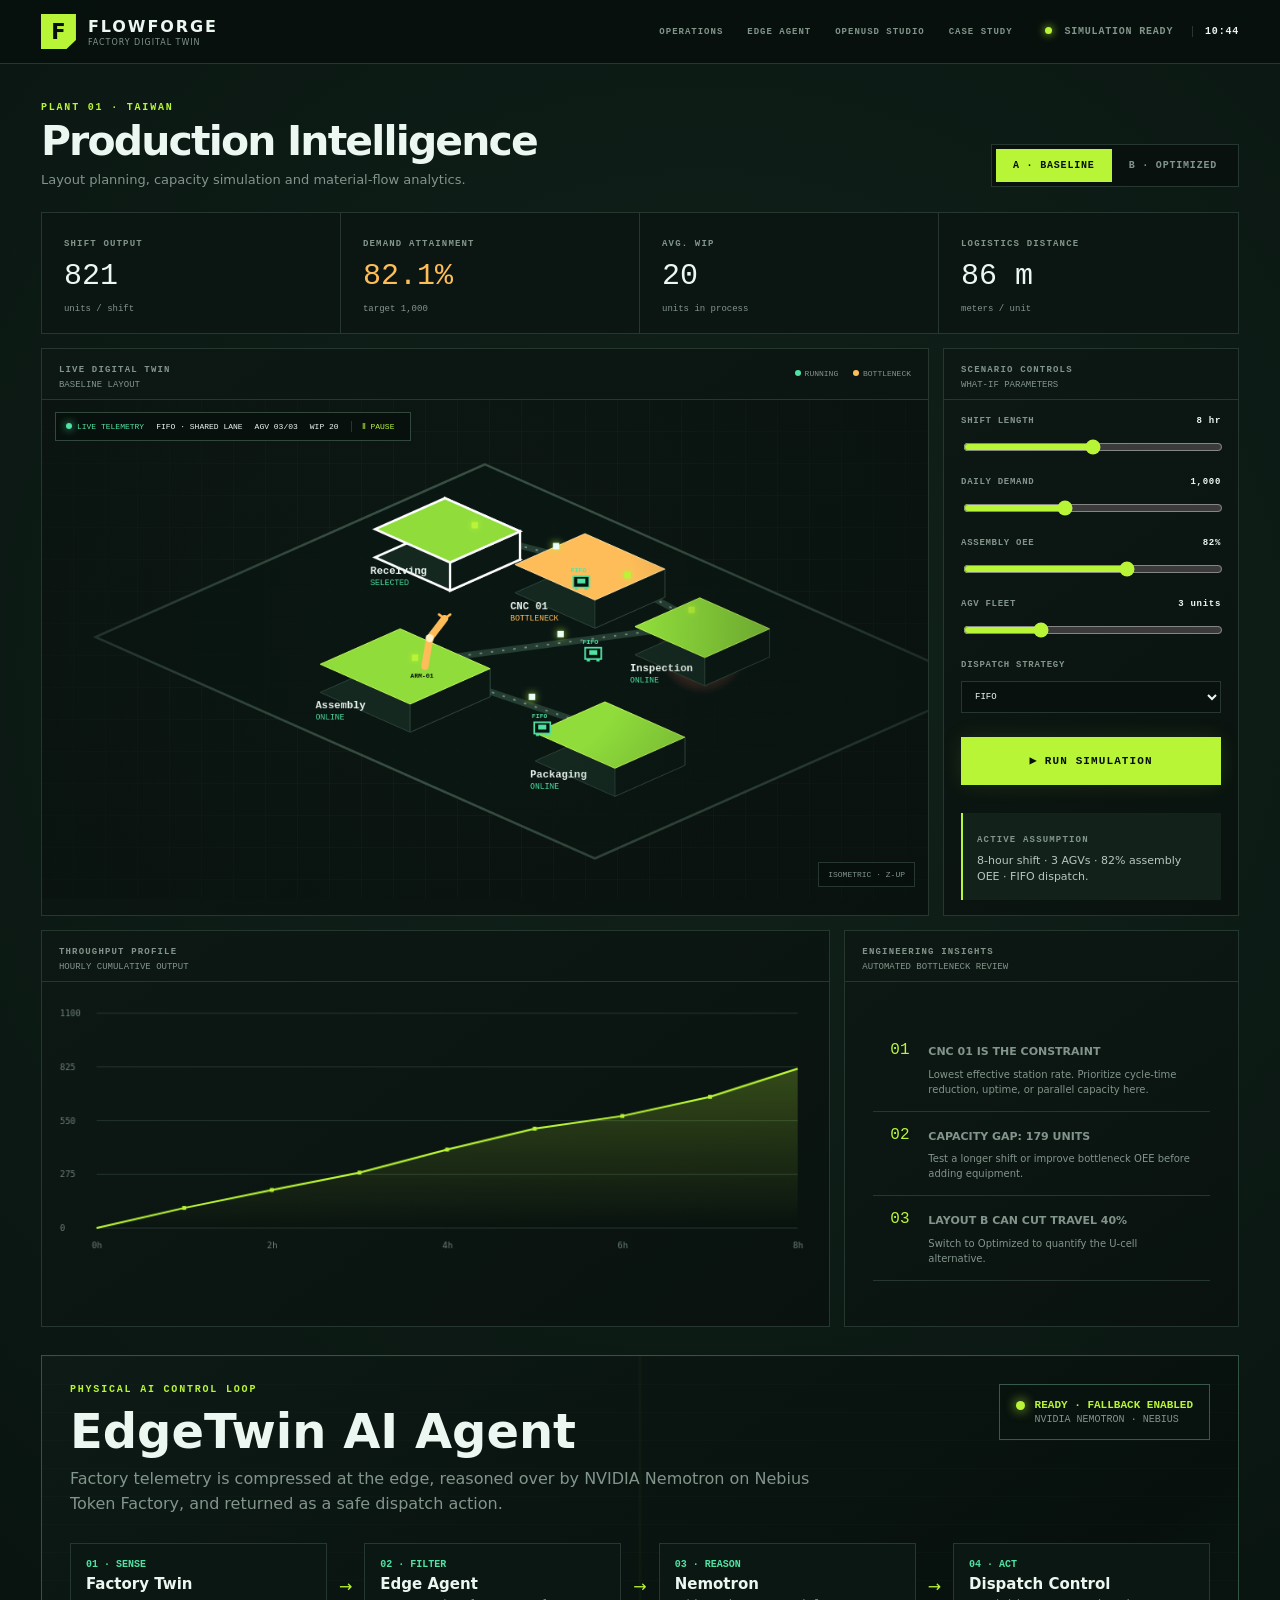
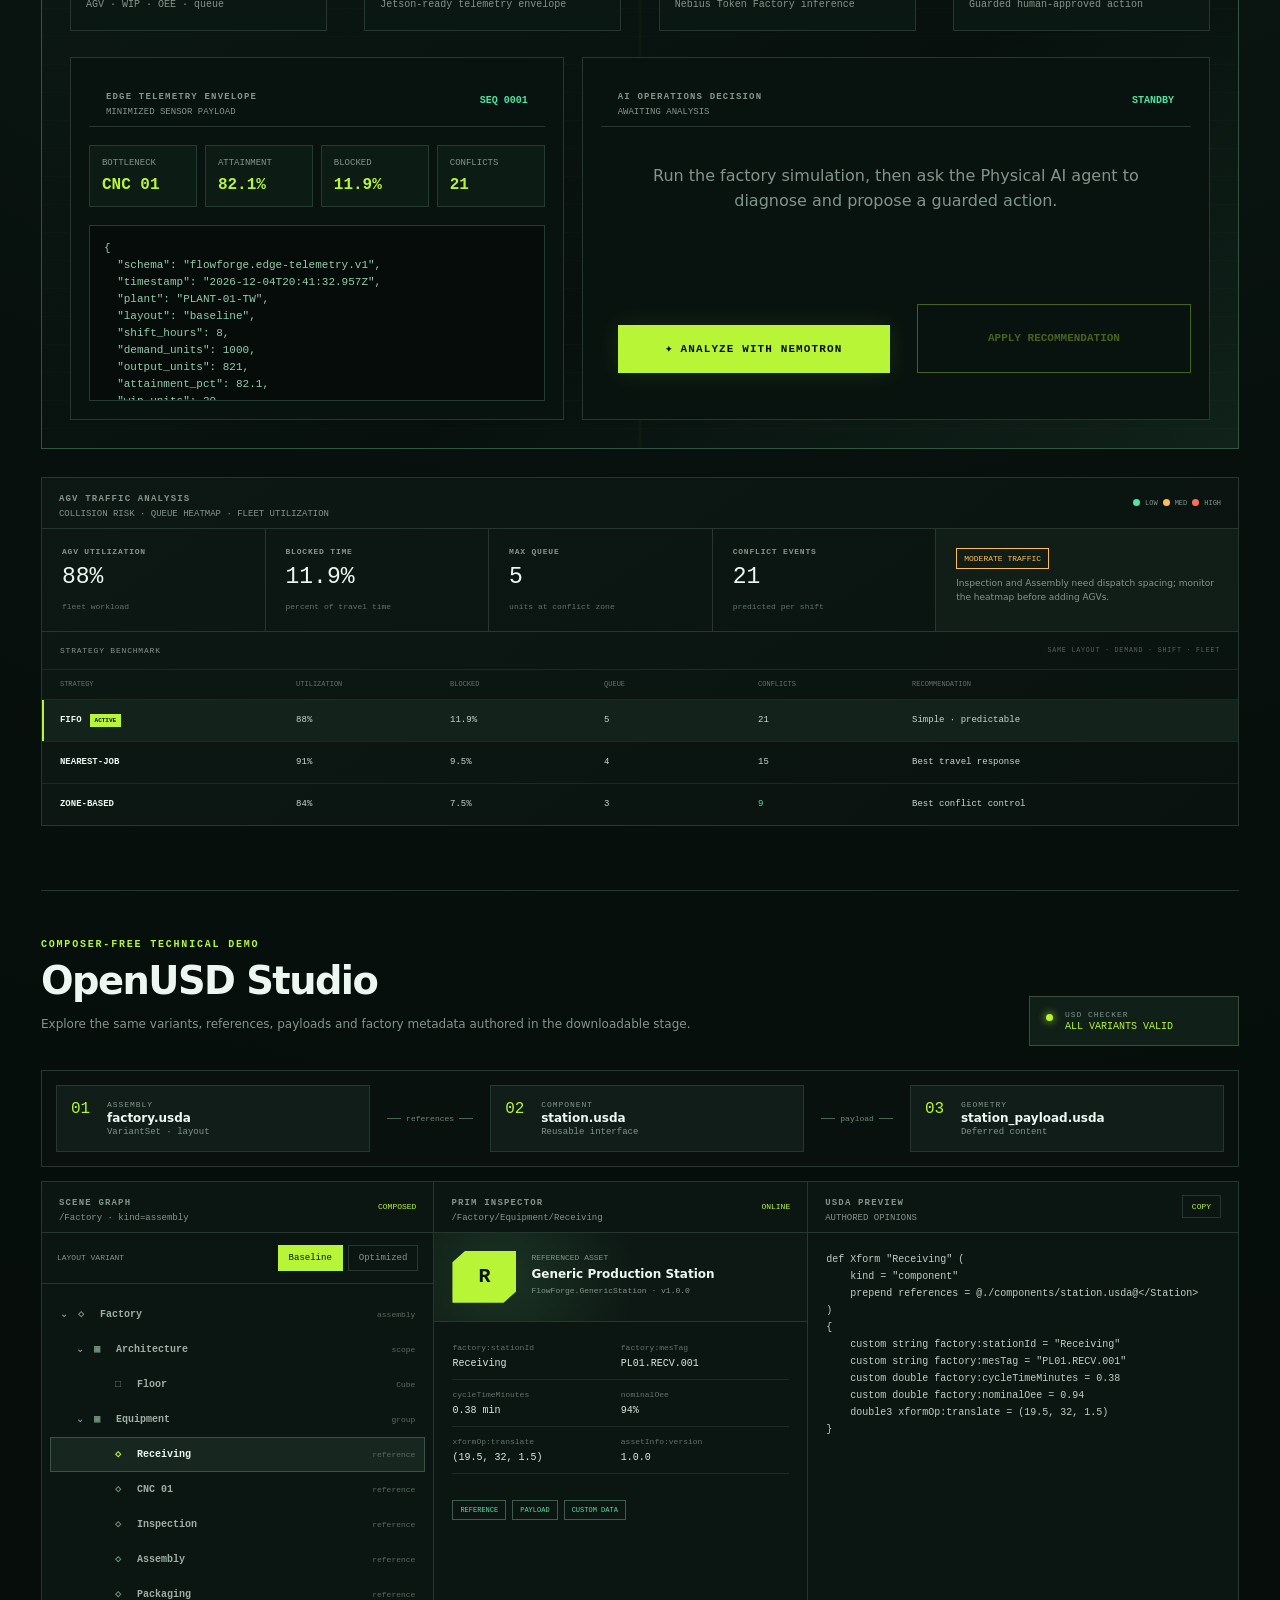
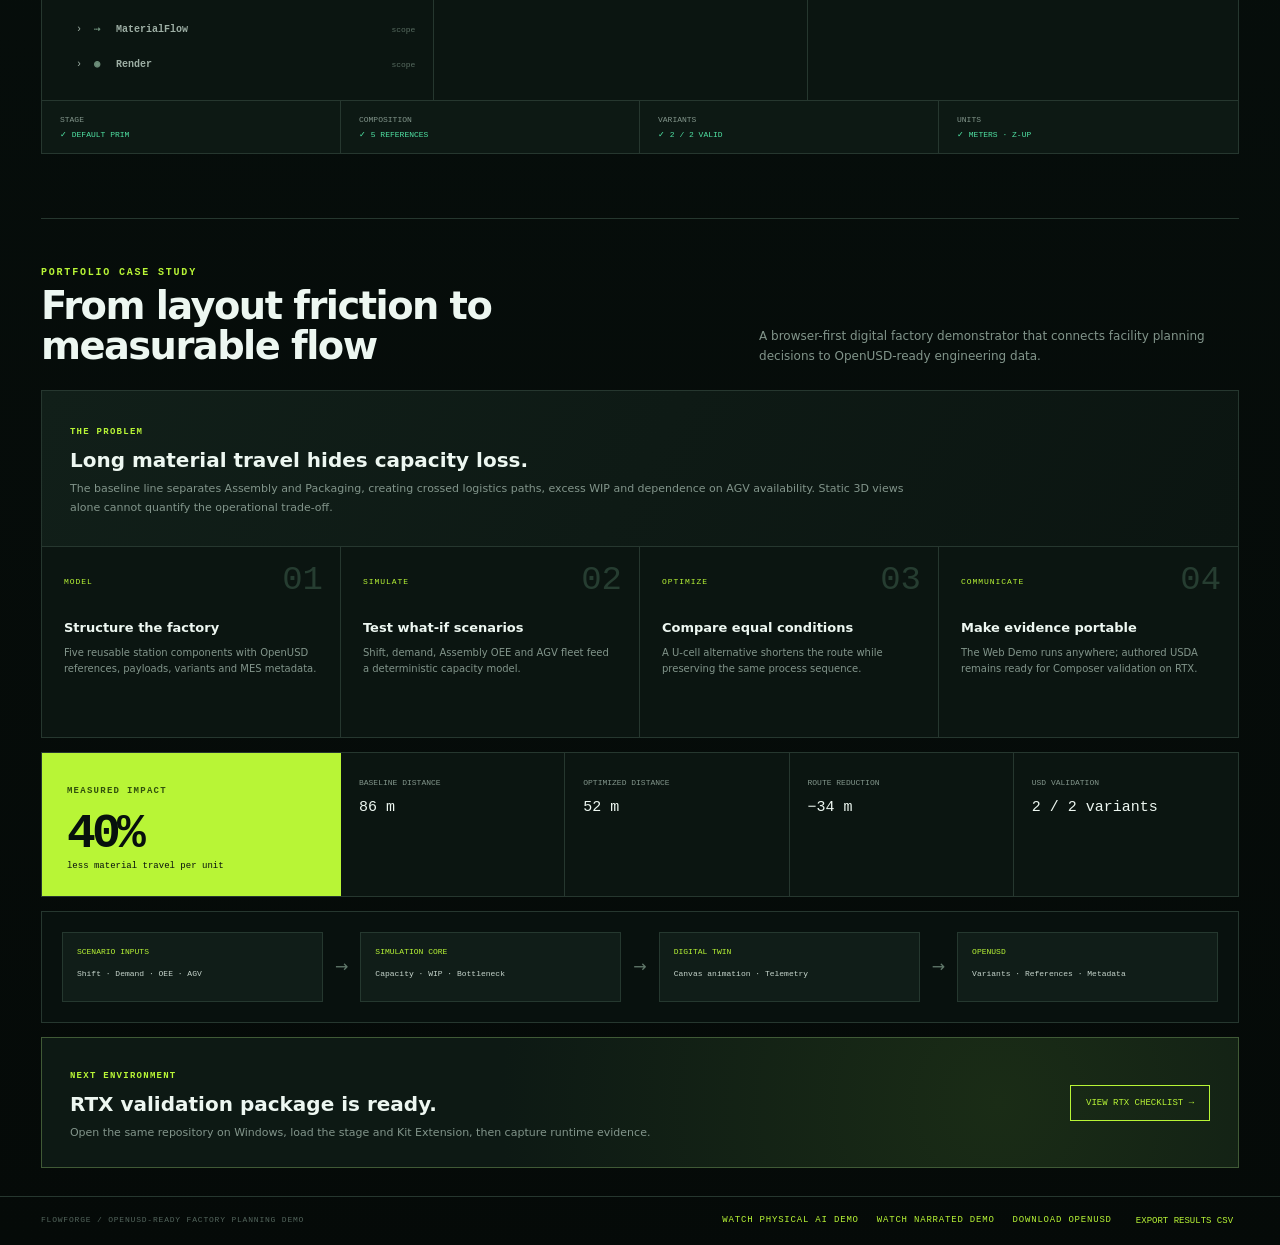
<file: index.html>
<!doctype html>
<html lang="zh-Hant">
<head>
  <meta charset="utf-8">
  <meta name="viewport" content="width=device-width, initial-scale=1">
  <title>FlowForge Factory Twin</title>
  <link rel="icon" href="data:image/svg+xml,%3Csvg xmlns='http://www.w3.org/2000/svg' viewBox='0 0 64 64'%3E%3Crect width='64' height='64' rx='8' fill='%23b8f536'/%3E%3Cpath d='M18 14h31v9H29v8h17v9H29v12H18z' fill='%2307100d'/%3E%3C/svg%3E">
  <link rel="stylesheet" href="styles.css">
  <link rel="stylesheet" href="footer.css">
  <link rel="stylesheet" href="usd-lab.css">
  <link rel="stylesheet" href="case-study.css">
  <link rel="stylesheet" href="edge-agent.css">
  <link rel="stylesheet" href="edge-agent-usage.css">
</head>
<body>
  <header class="topbar">
    <div class="brand"><span class="brand-mark">F</span><div><strong>FLOWFORGE</strong><small>FACTORY DIGITAL TWIN</small></div></div>
    <nav class="top-nav" aria-label="Demo sections"><a href="#operations">OPERATIONS</a><a href="#edge-agent">EDGE AGENT</a><a href="#openusd-studio">OPENUSD STUDIO</a><a href="#case-study">CASE STUDY</a></nav>
    <div class="status"><i></i> SIMULATION READY <span id="clock">08:00</span></div>
  </header>

  <main>
    <section class="hero-row" id="operations">
      <div><p class="eyebrow">PLANT 01 · TAIWAN</p><h1>Production Intelligence</h1><p class="subtitle">Layout planning, capacity simulation and material-flow analytics.</p></div>
      <div class="layout-switch" role="group" aria-label="佈局方案">
        <button class="layout-btn active" data-layout="baseline">A · BASELINE</button>
        <button class="layout-btn" data-layout="optimized">B · OPTIMIZED</button>
      </div>
    </section>

    <section class="kpis" aria-label="關鍵績效指標">
      <article><span>SHIFT OUTPUT</span><strong id="kpi-output">—</strong><small>units / shift</small></article>
      <article><span>DEMAND ATTAINMENT</span><strong id="kpi-attainment">—</strong><small id="attainment-note">target 1,000</small></article>
      <article><span>AVG. WIP</span><strong id="kpi-wip">—</strong><small>units in process</small></article>
      <article><span>LOGISTICS DISTANCE</span><strong id="kpi-distance">—</strong><small>meters / unit</small></article>
    </section>

    <section class="workspace">
      <div class="stage-card">
        <div class="panel-head"><div><span>LIVE DIGITAL TWIN</span><small id="layout-label">BASELINE LAYOUT</small></div><div class="legend"><b class="ok"></b>RUNNING <b class="warn"></b>BOTTLENECK</div></div>
        <div class="canvas-wrap">
          <canvas id="factory-canvas" width="1100" height="620" aria-label="包含機械手臂、輸送帶、AGV 與移動工件的工廠數位雙生俯視圖"></canvas>
          <div class="live-hud" aria-live="polite"><span><i></i>LIVE TELEMETRY</span><b id="dispatch-live">FIFO · SHARED LANE</b><b id="agv-live">AGV 03/03</b><b id="parts-live">WIP 00</b><button id="motion-toggle" aria-pressed="false">Ⅱ PAUSE</button></div>
          <div class="view-chip">ISOMETRIC · Z-UP</div>
        </div>
      </div>

      <aside class="control-card">
        <div class="panel-head"><div><span>SCENARIO CONTROLS</span><small>WHAT-IF PARAMETERS</small></div></div>
        <label>SHIFT LENGTH <output id="shift-out">8 hr</output><input id="shift" type="range" min="4" max="12" step="1" value="8"></label>
        <label>DAILY DEMAND <output id="demand-out">1,000</output><input id="demand" type="range" min="500" max="1800" step="50" value="1000"></label>
        <label>ASSEMBLY OEE <output id="oee-out">82%</output><input id="oee" type="range" min="50" max="100" step="1" value="82"></label>
        <label>AGV FLEET <output id="agv-out">3 units</output><input id="agv" type="range" min="1" max="8" step="1" value="3"></label>
        <label>DISPATCH STRATEGY <select id="dispatch"><option value="fifo">FIFO</option><option value="nearest">NEAREST-JOB</option><option value="zone">ZONE-BASED</option></select></label>
        <button id="run-sim" class="run-btn"><span>▶</span> RUN SIMULATION</button>
        <p id="validation" class="validation" role="alert"></p>
        <div class="scenario-note"><span>ACTIVE ASSUMPTION</span><p id="scenario-summary">8-hour shift with 3 AGVs and 82% assembly OEE.</p></div>
      </aside>
    </section>

    <section class="lower-grid">
      <article class="chart-card"><div class="panel-head"><div><span>THROUGHPUT PROFILE</span><small>HOURLY CUMULATIVE OUTPUT</small></div></div><canvas id="chart" width="800" height="260"></canvas></article>
      <article class="insight-card"><div class="panel-head"><div><span>ENGINEERING INSIGHTS</span><small>AUTOMATED BOTTLENECK REVIEW</small></div></div><div id="insights" class="empty-state">Run a simulation to generate engineering recommendations.</div></article>
    </section>

    <section class="edge-agent-card" id="edge-agent" aria-labelledby="edge-agent-title">
      <div class="edge-agent-heading">
        <div>
          <p class="eyebrow">PHYSICAL AI CONTROL LOOP</p>
          <h2 id="edge-agent-title">EdgeTwin AI Agent</h2>
          <p>Factory telemetry is compressed at the edge, reasoned over by NVIDIA Nemotron on Nebius Token Factory, and returned as a safe dispatch action.</p>
        </div>
        <div class="agent-status"><i></i><span id="agent-mode">READY · FALLBACK ENABLED</span><small id="agent-model">NVIDIA NEMOTRON · NEBIUS</small></div>
      </div>

      <div class="agent-pipeline" aria-label="Physical AI inference pipeline">
        <article><span>01 · SENSE</span><strong>Factory Twin</strong><small>AGV · WIP · OEE · queue</small></article><i>→</i>
        <article><span>02 · FILTER</span><strong>Edge Agent</strong><small>Jetson-ready telemetry envelope</small></article><i>→</i>
        <article><span>03 · REASON</span><strong>Nemotron</strong><small>Nebius Token Factory inference</small></article><i>→</i>
        <article><span>04 · ACT</span><strong>Dispatch Control</strong><small>Guarded human-approved action</small></article>
      </div>

      <div class="agent-workspace">
        <article class="telemetry-envelope">
          <div class="panel-head"><div><span>EDGE TELEMETRY ENVELOPE</span><small>MINIMIZED SENSOR PAYLOAD</small></div><em id="telemetry-seq">SEQ 0001</em></div>
          <dl id="agent-telemetry">
            <div><dt>BOTTLENECK</dt><dd>—</dd></div><div><dt>ATTAINMENT</dt><dd>—</dd></div><div><dt>BLOCKED</dt><dd>—</dd></div><div><dt>CONFLICTS</dt><dd>—</dd></div>
          </dl>
          <pre id="telemetry-json" aria-label="Telemetry JSON"></pre>
        </article>

        <article class="agent-decision">
          <div class="panel-head"><div><span>AI OPERATIONS DECISION</span><small id="agent-provenance">AWAITING ANALYSIS</small></div><em id="agent-risk">STANDBY</em></div>
          <div id="agent-output" class="agent-empty">Run the factory simulation, then ask the Physical AI agent to diagnose and propose a guarded action.</div>
          <div class="agent-usage" id="agent-usage" hidden>
            <div><span>PROVIDER</span><strong id="agent-provider">—</strong></div>
            <div><span>INPUT TOKENS</span><strong id="agent-input-tokens">—</strong></div>
            <div><span>OUTPUT TOKENS</span><strong id="agent-output-tokens">—</strong></div>
            <div><span>EST. COST</span><strong id="agent-cost">—</strong></div>
          </div>
          <div class="agent-actions">
            <button id="analyze-factory" class="run-btn"><span>✦</span> ANALYZE WITH NEMOTRON</button>
            <button id="apply-agent-action" disabled>APPLY RECOMMENDATION</button>
          </div>
          <p id="agent-feedback" role="status"></p>
        </article>
      </div>
    </section>

    <section class="mobility-card" aria-labelledby="mobility-title">
      <div class="panel-head"><div><span id="mobility-title">AGV TRAFFIC ANALYSIS</span><small>COLLISION RISK · QUEUE HEATMAP · FLEET UTILIZATION</small></div><div class="heat-legend"><i></i>LOW <i></i>MED <i></i>HIGH</div></div>
      <div class="mobility-grid">
        <article><span>AGV UTILIZATION</span><strong id="agv-utilization">—</strong><small id="agv-util-note">fleet workload</small></article>
        <article><span>BLOCKED TIME</span><strong id="blocked-time">—</strong><small>percent of travel time</small></article>
        <article><span>MAX QUEUE</span><strong id="max-queue">—</strong><small>units at conflict zone</small></article>
        <article><span>CONFLICT EVENTS</span><strong id="conflict-events">—</strong><small>predicted per shift</small></article>
        <div class="congestion-summary"><b id="traffic-level">CALCULATING</b><p id="traffic-advice">Traffic model updates with demand, layout and fleet size.</p></div>
      </div>
      <div class="dispatch-compare">
        <div class="dispatch-head"><span>STRATEGY BENCHMARK</span><small>SAME LAYOUT · DEMAND · SHIFT · FLEET</small></div>
        <div class="dispatch-table" role="table" aria-label="AGV dispatch strategy comparison">
          <div class="dispatch-row header" role="row"><span>STRATEGY</span><span>UTILIZATION</span><span>BLOCKED</span><span>QUEUE</span><span>CONFLICTS</span><span>RECOMMENDATION</span></div>
          <div id="dispatch-rows"></div>
        </div>
      </div>
    </section>

    <section class="usd-lab" id="openusd-studio" aria-labelledby="usd-title">
      <div class="usd-hero">
        <div>
          <p class="eyebrow">COMPOSER-FREE TECHNICAL DEMO</p>
          <h2 id="usd-title">OpenUSD Studio</h2>
          <p>Explore the same variants, references, payloads and factory metadata authored in the downloadable stage.</p>
        </div>
        <div class="usd-valid"><i></i><span>USD CHECKER</span><strong>ALL VARIANTS VALID</strong></div>
      </div>

      <div class="composition-flow" aria-label="OpenUSD composition layers">
        <article><b>01</b><span>ASSEMBLY</span><strong>factory.usda</strong><small>VariantSet · layout</small></article>
        <i>references</i>
        <article><b>02</b><span>COMPONENT</span><strong>station.usda</strong><small>Reusable interface</small></article>
        <i>payload</i>
        <article><b>03</b><span>GEOMETRY</span><strong>station_payload.usda</strong><small>Deferred content</small></article>
      </div>

      <div class="usd-grid">
        <article class="scene-panel">
          <div class="panel-head"><div><span>SCENE GRAPH</span><small>/Factory · kind=assembly</small></div><em>COMPOSED</em></div>
          <div class="variant-bar"><span>LAYOUT VARIANT</span><button class="usd-variant active" data-layout="baseline">Baseline</button><button class="usd-variant" data-layout="optimized">Optimized</button></div>
          <div class="tree" role="tree" aria-label="OpenUSD Scene Graph">
            <div class="tree-row root"><span>⌄</span><b>◇</b><strong>Factory</strong><em>assembly</em></div>
            <div class="tree-row branch"><span>⌄</span><b>▣</b><strong>Architecture</strong><em>scope</em></div>
            <div class="tree-row leaf"><span></span><b>□</b><strong>Floor</strong><em>Cube</em></div>
            <div class="tree-row branch"><span>⌄</span><b>▣</b><strong>Equipment</strong><em>group</em></div>
            <div id="station-tree"></div>
            <div class="tree-row branch"><span>›</span><b>⇢</b><strong>MaterialFlow</strong><em>scope</em></div>
            <div class="tree-row branch"><span>›</span><b>◉</b><strong>Render</strong><em>scope</em></div>
          </div>
        </article>

        <article class="metadata-panel">
          <div class="panel-head"><div><span>PRIM INSPECTOR</span><small id="prim-path">/Factory/Equipment/Receiving</small></div><em id="prim-status">ONLINE</em></div>
          <div class="asset-preview"><div id="asset-cube"><span>R</span></div><div><small>REFERENCED ASSET</small><strong>Generic Production Station</strong><p>FlowForge.GenericStation · v1.0.0</p></div></div>
          <dl id="metadata-list"></dl>
          <div class="arc-badges"><span>REFERENCE</span><span>PAYLOAD</span><span>CUSTOM DATA</span></div>
        </article>

        <article class="code-panel">
          <div class="panel-head"><div><span>USDA PREVIEW</span><small>AUTHORED OPINIONS</small></div><button id="copy-usda">COPY</button></div>
          <pre id="usda-preview"></pre>
          <p id="copy-status" role="status"></p>
        </article>
      </div>

      <div class="validation-strip">
        <div><span>STAGE</span><strong>✓ DEFAULT PRIM</strong></div>
        <div><span>COMPOSITION</span><strong>✓ 5 REFERENCES</strong></div>
        <div><span>VARIANTS</span><strong>✓ 2 / 2 VALID</strong></div>
        <div><span>UNITS</span><strong>✓ METERS · Z-UP</strong></div>
      </div>
    </section>

    <section class="case-study" id="case-study" aria-labelledby="case-title">
      <div class="case-heading">
        <div><p class="eyebrow">PORTFOLIO CASE STUDY</p><h2 id="case-title">From layout friction to measurable flow</h2></div>
        <p>A browser-first digital factory demonstrator that connects facility planning decisions to OpenUSD-ready engineering data.</p>
      </div>
      <div class="case-problem">
        <span>THE PROBLEM</span>
        <h3>Long material travel hides capacity loss.</h3>
        <p>The baseline line separates Assembly and Packaging, creating crossed logistics paths, excess WIP and dependence on AGV availability. Static 3D views alone cannot quantify the operational trade-off.</p>
      </div>
      <div class="case-method" aria-label="Project method">
        <article><b>01</b><span>MODEL</span><strong>Structure the factory</strong><p>Five reusable station components with OpenUSD references, payloads, variants and MES metadata.</p></article>
        <article><b>02</b><span>SIMULATE</span><strong>Test what-if scenarios</strong><p>Shift, demand, Assembly OEE and AGV fleet feed a deterministic capacity model.</p></article>
        <article><b>03</b><span>OPTIMIZE</span><strong>Compare equal conditions</strong><p>A U-cell alternative shortens the route while preserving the same process sequence.</p></article>
        <article><b>04</b><span>COMMUNICATE</span><strong>Make evidence portable</strong><p>The Web Demo runs anywhere; authored USDA remains ready for Composer validation on RTX.</p></article>
      </div>
      <div class="case-results">
        <div class="result-lead"><span>MEASURED IMPACT</span><strong>40%</strong><p>less material travel per unit</p></div>
        <dl>
          <div><dt>BASELINE DISTANCE</dt><dd>86 m</dd></div>
          <div><dt>OPTIMIZED DISTANCE</dt><dd>52 m</dd></div>
          <div><dt>ROUTE REDUCTION</dt><dd>−34 m</dd></div>
          <div><dt>USD VALIDATION</dt><dd>2 / 2 variants</dd></div>
        </dl>
      </div>
      <div class="architecture" aria-label="Technical architecture">
        <div><span>SCENARIO INPUTS</span><strong>Shift · Demand · OEE · AGV</strong></div><i>→</i>
        <div><span>SIMULATION CORE</span><strong>Capacity · WIP · Bottleneck</strong></div><i>→</i>
        <div><span>DIGITAL TWIN</span><strong>Canvas animation · Telemetry</strong></div><i>→</i>
        <div><span>OPENUSD</span><strong>Variants · References · Metadata</strong></div>
      </div>
      <div class="rtx-handoff"><div><span>NEXT ENVIRONMENT</span><h3>RTX validation package is ready.</h3><p>Open the same repository on Windows, load the stage and Kit Extension, then capture runtime evidence.</p></div><a href="docs/windows-rtx-validation.md">VIEW RTX CHECKLIST →</a></div>
    </section>
  </main>
  <footer>
    <span>FLOWFORGE / OPENUSD-READY FACTORY PLANNING DEMO</span>
    <div class="footer-actions">
      <a href="docs/demo-video/factory-twin-dispatch-comparison-52s.mp4">WATCH PHYSICAL AI DEMO</a>
      <a href="docs/demo-video/factory-twin-portfolio-demo-55s-narrated.mp4">WATCH NARRATED DEMO</a>
      <a href="assets/usd/factory.usda" download>DOWNLOAD OPENUSD</a>
      <button id="export-csv">EXPORT RESULTS CSV</button>
    </div>
  </footer>
  <script src="app.js"></script>
  <script src="usd-lab.js"></script>
  <script type="module" src="edge-agent.js"></script>
</body>
</html>
</file>
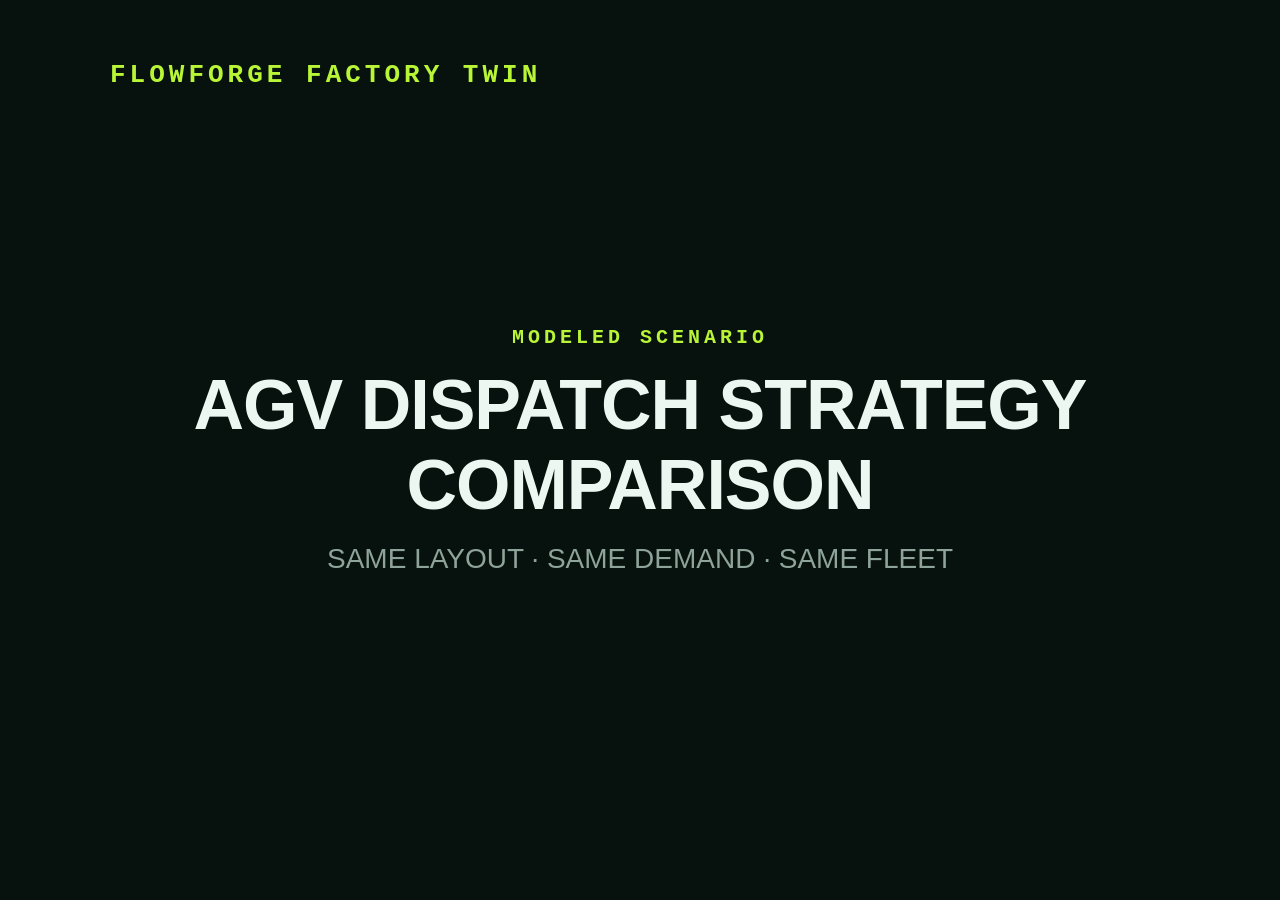
<file: docs/demo-video/dispatch-video-card.html>
<!doctype html><html><head><meta charset="utf-8"><style>
*{box-sizing:border-box}html,body{margin:0;width:100%;height:100%;overflow:hidden;background:#07110d;color:#edf7f1;font-family:Arial,sans-serif}.card{width:100vw;height:100vh;position:relative;background:#07110d center/cover no-repeat}.shade{position:absolute;inset:0;background:linear-gradient(90deg,#07110df2 0%,#07110d55 58%,#07110d22)}.content{position:absolute;left:110px;right:110px;bottom:90px;padding:38px 46px;background:#07110ded;border-left:7px solid var(--accent)}.brand{position:absolute;top:60px;left:110px;color:#b8f536;font:700 26px monospace;letter-spacing:4px}.eyebrow{font:700 20px monospace;letter-spacing:4px;color:var(--accent)}h1{font-size:58px;margin:16px 0 18px;letter-spacing:-1px}p{font-size:28px;margin:0;color:#d9e8df}.metric{position:absolute;right:130px;bottom:154px;text-align:right;color:var(--accent);font:700 38px monospace}.metric b{display:block;font-size:98px}.intro,.outro{background:#07110d}.intro .content,.outro .content{left:50%;top:50%;right:auto;bottom:auto;transform:translate(-50%,-50%);width:1450px;text-align:center;background:transparent;border:0}.intro h1{font-size:70px}.intro p,.outro p{color:#8ea399}.outro h1{font:700 132px monospace;color:#b8f536}.outro h2{font-size:52px;margin:0 0 22px}
</style></head><body><main id="card" class="card"></main><script>
const type=new URLSearchParams(location.search).get('card')||'intro',data={intro:{title:'AGV DISPATCH STRATEGY COMPARISON',text:'SAME LAYOUT  ·  SAME DEMAND  ·  SAME FLEET'},fifo:{accent:'#ffbd59',title:'01  FIFO  /  SHARED LANE',text:'Sequential jobs · visible queue at Inspection · WAIT states',metric:'21',label:'PREDICTED CONFLICTS'},nearest:{accent:'#66d9ff',title:'02  NEAREST-JOB  /  DYNAMIC LINKS',text:'Closest available AGV · shorter response paths · flexible assignment',metric:'15',label:'PREDICTED CONFLICTS'},zone:{accent:'#b8f536',title:'03  ZONE-BASED  /  OWNED LANES',text:'Zone A · Zone B · Zone C · explicit ownership reduces route overlap',metric:'9',label:'PREDICTED CONFLICTS'},outro:{title:'21  →  9',text:'57% FEWER PREDICTED CONFLICTS'}}[type],el=document.querySelector('#card');el.style.setProperty('--accent',data.accent||'#b8f536');if(type==='intro'){el.classList.add('intro');el.innerHTML=`<div class="brand">FLOWFORGE FACTORY TWIN</div><div class="content"><div class="eyebrow">MODELED SCENARIO</div><h1>${data.title}</h1><p>${data.text}</p></div>`}else if(type==='outro'){el.classList.add('outro');el.innerHTML=`<div class="content"><div class="eyebrow">MODELED RESULT</div><h1>${data.title}</h1><h2>${data.text}</h2><p>ZONE-BASED VS FIFO  ·  SIMULATION OUTPUT</p></div>`}else{el.style.backgroundImage="url('frame-02-congestion.png')";el.innerHTML=`<div class="shade"></div><div class="brand">FLOWFORGE FACTORY TWIN</div><div class="content"><div class="eyebrow">AGV DISPATCH STRATEGY</div><h1>${data.title}</h1><p>${data.text}</p></div><div class="metric"><b>${data.metric}</b>${data.label}</div>`}
</script></body></html>
</file>
<file: styles.css>
:root{--bg:#07100d;--panel:#0d1814;--panel2:#101f1a;--line:#26372f;--lime:#b8f536;--mint:#50e3a4;--amber:#ffbd59;--text:#edf7f1;--muted:#82958b;--red:#ff6b5e}*{box-sizing:border-box}body{margin:0;background:radial-gradient(circle at 55% 15%,#11231b 0,#07100d 38%,#050a08 100%);color:var(--text);font-family:Inter,ui-sans-serif,system-ui,-apple-system,sans-serif;min-height:100vh}.topbar{height:64px;padding:0 3.2vw;border-bottom:1px solid var(--line);display:flex;align-items:center;justify-content:space-between;background:#07100de8;position:sticky;top:0;z-index:5;backdrop-filter:blur(12px)}.brand{display:flex;gap:12px;align-items:center}.brand-mark{display:grid;place-items:center;width:35px;height:35px;color:#07100d;background:var(--lime);font-weight:900;font-size:21px;clip-path:polygon(0 0,100% 0,100% 74%,73% 100%,0 100%)}.brand strong,.brand small{display:block;letter-spacing:.12em}.brand small{font-size:8px;color:var(--muted);margin-top:2px}.status{font:600 10px/1 monospace;color:var(--muted);letter-spacing:.08em}.status i{display:inline-block;width:7px;height:7px;border-radius:50%;background:var(--lime);box-shadow:0 0 9px var(--lime);margin-right:6px}.status span{color:var(--text);border-left:1px solid var(--line);margin-left:12px;padding-left:12px}main{max-width:1560px;margin:auto;padding:38px 3.2vw 28px}.hero-row{display:flex;align-items:end;justify-content:space-between;margin-bottom:25px}.eyebrow{font:700 10px monospace;letter-spacing:.18em;color:var(--lime);margin:0 0 8px}h1{font-size:clamp(30px,3.2vw,52px);letter-spacing:-.045em;line-height:1;margin:0}.subtitle{color:var(--muted);font-size:13px;margin:10px 0 0}.layout-switch{display:flex;border:1px solid var(--line);padding:4px;background:#08110e}.layout-btn{border:0;background:transparent;color:var(--muted);font:700 10px monospace;letter-spacing:.08em;padding:11px 17px;cursor:pointer}.layout-btn.active{background:var(--lime);color:#07100d}.kpis{display:grid;grid-template-columns:repeat(4,1fr);border:1px solid var(--line);margin-bottom:14px}.kpis article{padding:18px 22px;background:#0b1612;border-right:1px solid var(--line)}.kpis article:last-child{border:0}.kpis span,.panel-head span,.scenario-note span{font:700 9px monospace;letter-spacing:.13em;color:var(--muted)}.kpis strong{font:500 30px monospace;display:block;margin:9px 0 3px}.kpis small,.panel-head small{color:var(--muted);font:9px monospace}.workspace{display:grid;grid-template-columns:minmax(0,3fr) minmax(280px,1fr);gap:14px}.stage-card,.control-card,.chart-card,.insight-card{border:1px solid var(--line);background:linear-gradient(145deg,#0d1814,#09120f)}.panel-head{height:51px;padding:0 17px;border-bottom:1px solid var(--line);display:flex;align-items:center;justify-content:space-between}.panel-head small{display:block;margin-top:4px}.legend{font:8px monospace;color:var(--muted)}.legend b{display:inline-block;width:6px;height:6px;border-radius:50%;margin:0 4px 0 10px}.ok{background:var(--mint)}.warn{background:var(--amber)}.canvas-wrap{position:relative;min-height:390px;background:linear-gradient(transparent 31px,#13231d 32px),linear-gradient(90deg,transparent 31px,#13231d 32px);background-size:32px 32px;overflow:hidden}.canvas-wrap:after{content:"";position:absolute;inset:0;background:radial-gradient(circle at 50% 45%,transparent 30%,#09120fbb 100%);pointer-events:none}canvas{display:block;width:100%;height:auto}.view-chip{position:absolute;right:13px;bottom:12px;padding:7px 9px;background:#07100ddd;border:1px solid var(--line);font:8px monospace;color:var(--muted);z-index:2}.control-card{padding-bottom:15px}.control-card label{display:block;padding:16px 17px 3px;color:var(--muted);font:700 9px monospace;letter-spacing:.08em}.control-card output{float:right;color:var(--text)}input[type=range]{width:100%;accent-color:var(--lime);margin-top:13px}.run-btn{width:calc(100% - 34px);margin:21px 17px 0;height:48px;border:0;background:var(--lime);color:#07100d;font:800 11px monospace;letter-spacing:.1em;cursor:pointer;box-shadow:0 0 22px #b8f5361c}.run-btn:hover{filter:brightness(1.08)}.run-btn.running{animation:pulse .7s infinite alternate}@keyframes pulse{to{opacity:.65}}.validation{min-height:15px;color:var(--red);font:10px monospace;margin:8px 17px 0}.scenario-note{margin:5px 17px 0;padding:14px;border-left:2px solid var(--lime);background:#12221b}.scenario-note p{font-size:11px;line-height:1.5;color:#b7c7be;margin:7px 0 0}.lower-grid{display:grid;grid-template-columns:2fr 1fr;gap:14px;margin-top:14px}.chart-card canvas{padding:12px 14px}.insight-card{min-height:250px}.empty-state{color:var(--muted);padding:45px 28px;font-size:12px;line-height:1.7}.insight{padding:14px 17px;border-bottom:1px solid var(--line);display:grid;grid-template-columns:28px 1fr;gap:10px}.insight b{color:var(--lime);font:16px monospace}.insight strong{font-size:11px}.insight p{margin:5px 0 0;color:var(--muted);font-size:10px;line-height:1.5}footer{border-top:1px solid var(--line);padding:18px 3.2vw;color:#53655c;font:8px monospace;letter-spacing:.1em;display:flex;justify-content:space-between}footer button{background:none;color:var(--lime);border:0;font:9px monospace;cursor:pointer}@media(max-width:900px){.hero-row{align-items:start;gap:20px;flex-direction:column}.workspace,.lower-grid{grid-template-columns:1fr}.kpis{grid-template-columns:repeat(2,1fr)}.kpis article:nth-child(2){border-right:0}.canvas-wrap{min-height:260px}}@media(max-width:520px){main{padding:25px 16px}.topbar{padding:0 16px}.status{font-size:0}.status span{font-size:10px;border:0}.kpis{grid-template-columns:1fr}.kpis article{border-right:0;border-bottom:1px solid var(--line)}.layout-switch{width:100%}.layout-btn{flex:1;padding:10px 5px}.brand strong{font-size:12px}.canvas-wrap{min-height:200px}}
</file>
<file: footer.css>
.footer-actions {
  display: flex;
  gap: 18px;
}

.footer-actions a {
  color: var(--lime);
  font: 9px monospace;
  text-decoration: none;
}

@media (max-width: 520px) {
  footer {
    align-items: flex-start;
    flex-direction: column;
    gap: 14px;
  }

  .footer-actions {
    flex-wrap: wrap;
  }
}
</file>
<file: usd-lab.css>
.top-nav{display:flex;gap:24px;margin-left:auto;margin-right:32px}.top-nav a{color:var(--muted);font:700 9px monospace;letter-spacing:.11em;text-decoration:none}.top-nav a:hover{color:var(--lime)}.usd-lab{margin-top:64px;border-top:1px solid var(--line);padding-top:48px;scroll-margin-top:80px}.usd-hero{display:flex;align-items:end;justify-content:space-between;margin-bottom:24px}.usd-hero h2{font-size:clamp(28px,3vw,46px);letter-spacing:-.04em;margin:0}.usd-hero>div>p:last-child{color:var(--muted);font-size:12px;max-width:690px;line-height:1.6}.usd-valid{border:1px solid #385037;background:#101f17;padding:13px 16px;display:grid;grid-template-columns:10px auto;gap:2px 9px;min-width:210px}.usd-valid i{grid-row:1/3;width:7px;height:7px;background:var(--lime);border-radius:50%;box-shadow:0 0 9px var(--lime);margin-top:4px}.usd-valid span{font:8px monospace;color:var(--muted);letter-spacing:.12em}.usd-valid strong{font:10px monospace;color:var(--lime)}.composition-flow{display:grid;grid-template-columns:1fr auto 1fr auto 1fr;align-items:center;border:1px solid var(--line);background:#08110e;padding:14px;margin-bottom:14px}.composition-flow article{background:#101d18;border:1px solid #25382f;padding:14px;display:grid;grid-template-columns:28px 1fr;gap:2px 8px}.composition-flow article b{grid-row:1/4;color:var(--lime);font:16px monospace}.composition-flow article span{color:var(--muted);font:8px monospace;letter-spacing:.12em}.composition-flow article strong{font-size:12px}.composition-flow article small{color:var(--muted);font:9px monospace}.composition-flow>i{color:#6d8c78;font:8px monospace;padding:0 12px;position:relative}.composition-flow>i:before,.composition-flow>i:after{content:"";display:inline-block;width:14px;border-top:1px solid #496553;vertical-align:middle;margin:0 5px}.usd-grid{display:grid;grid-template-columns:1.05fr 1fr 1.15fr;border:1px solid var(--line);background:#08110e}.usd-grid>article{min-width:0;border-right:1px solid var(--line);background:#0b1511}.usd-grid>article:last-child{border:0}.usd-grid .panel-head em{font:8px monospace;color:var(--lime);font-style:normal}.variant-bar{display:flex;align-items:center;gap:5px;padding:12px 15px;border-bottom:1px solid var(--line)}.variant-bar span{margin-right:auto;color:var(--muted);font:8px monospace}.usd-variant{border:1px solid var(--line);background:#0b1511;color:var(--muted);padding:7px 10px;font:9px monospace;cursor:pointer}.usd-variant.active{background:var(--lime);border-color:var(--lime);color:#07100d}.tree{padding:13px 8px 18px;min-height:380px}.tree-row{height:35px;display:grid;grid-template-columns:18px 22px 1fr auto;align-items:center;padding:0 9px;color:#9eafa5;font:10px monospace;border:1px solid transparent}.tree-row b{color:#6d8e7a}.tree-row em{color:#576b60;font:8px monospace;font-style:normal}.tree-row.branch{padding-left:25px}.tree-row.leaf{padding-left:46px}.tree-row.station{padding-left:46px;width:100%;background:transparent;border:1px solid transparent;text-align:left;cursor:pointer}.tree-row.station:hover,.tree-row.station.selected{background:#17271f;border-color:#395344;color:var(--text)}.tree-row.station.selected b{color:var(--lime)}.asset-preview{display:flex;align-items:center;gap:15px;padding:18px;border-bottom:1px solid var(--line);background:radial-gradient(circle at 18% 50%,#1b3324,#0d1814 43%)}#asset-cube{width:64px;height:52px;background:var(--lime);color:#0a120e;display:grid;place-items:center;font:900 20px monospace;clip-path:polygon(20% 0,100% 0,100% 78%,80% 100%,0 100%,0 22%)}.asset-preview small,.asset-preview strong{display:block}.asset-preview small{color:var(--muted);font:8px monospace}.asset-preview strong{font-size:12px;margin-top:5px}.asset-preview p{color:var(--muted);font:8px monospace;margin:5px 0}.metadata-panel dl{display:grid;grid-template-columns:1fr 1fr;margin:0;padding:11px 18px}.metadata-panel dl div{padding:10px 0;border-bottom:1px solid #1c2b24}.metadata-panel dt{color:#607369;font:8px monospace;margin-bottom:6px}.metadata-panel dd{margin:0;color:#dce9e1;font:10px monospace}.arc-badges{display:flex;gap:6px;padding:15px 18px}.arc-badges span{padding:5px 7px;border:1px solid #3c5d49;color:var(--mint);font:7px monospace}.code-panel pre{height:360px;overflow:auto;margin:0;padding:18px;color:#bcd0c4;font:10px/1.7 ui-monospace,monospace;white-space:pre-wrap}.code-panel pre .token-key{color:var(--lime)}.code-panel pre .token-value{color:#ffcc73}.code-panel .panel-head button{background:transparent;border:1px solid var(--line);color:var(--lime);font:8px monospace;padding:6px 9px;cursor:pointer}.code-panel>p{height:20px;color:var(--mint);font:8px monospace;margin:0;padding:0 18px}.validation-strip{display:grid;grid-template-columns:repeat(4,1fr);border:1px solid var(--line);border-top:0}.validation-strip div{padding:14px 18px;border-right:1px solid var(--line);background:#0d1914}.validation-strip div:last-child{border:0}.validation-strip span,.validation-strip strong{display:block;font:8px monospace}.validation-strip span{color:var(--muted);margin-bottom:6px}.validation-strip strong{color:var(--mint)}@media(max-width:1000px){.usd-grid{grid-template-columns:1fr 1fr}.code-panel{grid-column:1/3;border-top:1px solid var(--line)!important}.composition-flow{grid-template-columns:1fr}.composition-flow>i{text-align:center;padding:8px}.top-nav{display:none}}@media(max-width:650px){.usd-hero{align-items:start;flex-direction:column;gap:14px}.usd-valid{width:100%}.usd-grid{grid-template-columns:1fr}.usd-grid>article,.code-panel{grid-column:auto;border-right:0;border-bottom:1px solid var(--line)}.composition-flow>i:before,.composition-flow>i:after{width:45px}.validation-strip{grid-template-columns:1fr 1fr}.validation-strip div:nth-child(2){border-right:0}.metadata-panel dl{grid-template-columns:1fr}.usd-lab{margin-top:42px;padding-top:34px}}
</file>
<file: case-study.css>
.live-hud{position:absolute;left:13px;top:12px;z-index:3;display:flex;align-items:center;gap:12px;padding:8px 10px;background:#07100de8;border:1px solid #31483d;color:var(--muted);font:8px monospace}.live-hud span{color:var(--mint)}.live-hud span i{display:inline-block;width:6px;height:6px;margin-right:5px;border-radius:50%;background:var(--mint);box-shadow:0 0 8px var(--mint);animation:telemetryPulse 1s infinite alternate}.live-hud b{color:var(--text);font-weight:500}.live-hud button{border:0;border-left:1px solid var(--line);padding-left:10px;background:transparent;color:var(--lime);font:8px monospace;cursor:pointer}@keyframes telemetryPulse{to{opacity:.35}}

.mobility-card{margin-top:14px;border:1px solid var(--line);background:linear-gradient(145deg,#0d1814,#09120f)}.heat-legend{display:flex;align-items:center;gap:5px;color:var(--muted);font:7px monospace}.heat-legend i{width:7px;height:7px;border-radius:50%;background:#50e3a4}.heat-legend i:nth-of-type(2){background:#ffbd59}.heat-legend i:nth-of-type(3){background:#ff6b5e}.mobility-grid{display:grid;grid-template-columns:repeat(4,1fr) minmax(260px,1.35fr)}.mobility-grid article{padding:18px 20px;border-right:1px solid var(--line)}.mobility-grid article span{display:block;color:var(--muted);font:700 8px monospace;letter-spacing:.1em}.mobility-grid article strong{display:block;margin:8px 0 4px;font:500 23px monospace}.mobility-grid article small{color:#607369;font:8px monospace}.congestion-summary{padding:17px 20px;background:#111e18}.congestion-summary b{display:inline-block;padding:5px 7px;border:1px solid var(--amber);color:var(--amber);font:8px monospace}.congestion-summary b.high{border-color:var(--red);color:var(--red)}.congestion-summary b.low{border-color:var(--mint);color:var(--mint)}.congestion-summary p{margin:8px 0 0;color:var(--muted);font-size:9px;line-height:1.55}
.control-card select{display:block;width:100%;margin-top:11px;padding:9px;border:1px solid var(--line);background:#08110e;color:var(--text);font:9px monospace}.dispatch-compare{border-top:1px solid var(--line)}.dispatch-head{display:flex;justify-content:space-between;padding:14px 18px;color:var(--muted);font:8px monospace;letter-spacing:.1em}.dispatch-head small{color:#52665b}.dispatch-row{display:grid;grid-template-columns:1.15fr repeat(4,.75fr) 1.5fr;align-items:center;min-height:42px;padding:0 18px;border-top:1px solid #1b2a23;color:#c9d6cf;font:9px monospace}.dispatch-row.header{min-height:30px;color:#607369;font-size:7px}.dispatch-row.active{background:#13231b;box-shadow:inset 2px 0 var(--lime)}.dispatch-row .strategy{color:var(--text);font-weight:700}.dispatch-row.active .strategy:after{content:"ACTIVE";margin-left:8px;padding:3px 5px;background:var(--lime);color:#07100d;font-size:6px}.dispatch-row .best{color:var(--mint)}

.case-study{margin-top:64px;padding-top:48px;border-top:1px solid var(--line);scroll-margin-top:80px}.case-heading{display:flex;align-items:end;justify-content:space-between;gap:32px;margin-bottom:24px}.case-heading h2{max-width:700px;margin:0;font-size:clamp(28px,3vw,46px);letter-spacing:-.04em;line-height:1.05}.case-heading>p{max-width:480px;margin:0;color:var(--muted);font-size:12px;line-height:1.7}.case-problem{padding:28px;border:1px solid var(--line);background:linear-gradient(120deg,#111f19,#0b1511)}.case-problem span,.case-results span,.rtx-handoff span{color:var(--lime);font:700 9px monospace;letter-spacing:.14em}.case-problem h3,.rtx-handoff h3{margin:10px 0 8px;font-size:20px}.case-problem p,.rtx-handoff p{max-width:850px;margin:0;color:var(--muted);font-size:11px;line-height:1.7}.case-method{display:grid;grid-template-columns:repeat(4,1fr);border:1px solid var(--line);border-top:0}.case-method article{position:relative;min-height:190px;padding:22px;border-right:1px solid var(--line);background:#0b1511}.case-method article:last-child{border:0}.case-method b{position:absolute;right:17px;top:14px;color:#263d31;font:34px monospace}.case-method span{color:var(--lime);font:8px monospace;letter-spacing:.12em}.case-method strong{display:block;margin-top:32px;font-size:13px}.case-method p{color:var(--muted);font-size:10px;line-height:1.65}.case-results{display:grid;grid-template-columns:1fr 3fr;margin-top:14px;border:1px solid var(--line)}.result-lead{padding:25px;background:var(--lime);color:#07100d}.result-lead span{color:#31510d}.result-lead strong{display:block;margin:10px 0 0;font:700 48px monospace;letter-spacing:-.08em}.result-lead p{margin:0;font:9px monospace}.case-results dl{display:grid;grid-template-columns:repeat(4,1fr);margin:0;background:#0b1511}.case-results dl div{padding:25px 18px;border-right:1px solid var(--line)}.case-results dl div:last-child{border:0}.case-results dt{color:var(--muted);font:8px monospace}.case-results dd{margin:12px 0 0;font:15px monospace;color:var(--text)}.architecture{display:grid;grid-template-columns:1fr auto 1fr auto 1fr auto 1fr;align-items:center;margin-top:14px;padding:20px;border:1px solid var(--line);background:#08110e}.architecture div{min-height:70px;padding:14px;background:#101d18;border:1px solid #25382f}.architecture span,.architecture strong{display:block;font:8px monospace}.architecture span{color:var(--lime);margin-bottom:12px}.architecture strong{color:#c7d6cd;line-height:1.5}.architecture i{padding:0 12px;color:#61796b;font-style:normal}.rtx-handoff{display:flex;align-items:center;justify-content:space-between;gap:28px;margin-top:14px;padding:25px 28px;border:1px solid #405a36;background:radial-gradient(circle at 80% 50%,#1a2c16,#0d1914 52%)}.rtx-handoff a{flex:none;padding:12px 15px;border:1px solid var(--lime);color:var(--lime);font:9px monospace;text-decoration:none}.rtx-handoff a:hover{background:var(--lime);color:#07100d}

@media(max-width:1000px){.mobility-grid{grid-template-columns:repeat(2,1fr)}.mobility-grid article:nth-child(2){border-right:0}.congestion-summary{grid-column:1/3}.case-method{grid-template-columns:1fr 1fr}.case-method article:nth-child(2){border-right:0}.case-method article:nth-child(-n+2){border-bottom:1px solid var(--line)}.case-results{grid-template-columns:1fr}.case-results dl{grid-template-columns:1fr 1fr}.architecture{grid-template-columns:1fr}.architecture i{text-align:center;transform:rotate(90deg);padding:7px}.top-nav{gap:14px;margin-right:20px}}
@media(max-width:650px){.live-hud{gap:7px;left:8px;top:8px}.live-hud span{display:none}.live-hud b{font-size:7px}.mobility-grid{grid-template-columns:1fr 1fr}.mobility-grid article{padding:15px 14px}.mobility-grid article strong{font-size:19px}.dispatch-compare{overflow-x:auto}.dispatch-head,.dispatch-table{min-width:650px}.case-heading,.rtx-handoff{align-items:flex-start;flex-direction:column}.case-method{grid-template-columns:1fr}.case-method article{min-height:155px;border-right:0;border-bottom:1px solid var(--line)!important}.case-results dl{grid-template-columns:1fr 1fr}.case-results dl div:nth-child(2){border-right:0}.case-results dl div:nth-child(-n+2){border-bottom:1px solid var(--line)}}
</file>
<file: edge-agent.css>
.edge-agent-card{margin:28px 0;border:1px solid #315443;background:linear-gradient(145deg,#0d1a15 0%,#07100d 62%,#10221a 100%);padding:28px;position:relative;overflow:hidden}.edge-agent-card:before{content:"";position:absolute;inset:0;background:linear-gradient(90deg,transparent 49.8%,#b8f53608 50%,transparent 50.2%),linear-gradient(#ffffff03 1px,transparent 1px);background-size:100% 100%,100% 28px;pointer-events:none}.edge-agent-heading{display:flex;align-items:flex-start;justify-content:space-between;gap:28px;position:relative}.edge-agent-heading h2{font-size:clamp(28px,4vw,48px);margin:4px 0 8px}.edge-agent-heading>div:first-child>p:last-child{max-width:760px;color:var(--muted);line-height:1.55;margin:0}.agent-status{min-width:210px;border:1px solid #38584a;background:#08120e;padding:14px 16px;display:grid;grid-template-columns:10px 1fr;gap:3px 9px;align-items:center}.agent-status i{width:9px;height:9px;border-radius:50%;background:var(--lime);box-shadow:0 0 12px var(--lime)}.agent-status span{font:700 11px ui-monospace,monospace;color:var(--lime)}.agent-status small{grid-column:2;color:var(--muted);font:10px ui-monospace,monospace}.agent-pipeline{position:relative;display:grid;grid-template-columns:1fr auto 1fr auto 1fr auto 1fr;gap:12px;align-items:center;margin:26px 0}.agent-pipeline article{border:1px solid var(--line);background:#0b1712;padding:15px;min-height:88px;display:flex;flex-direction:column;gap:5px}.agent-pipeline article span{color:var(--mint);font:700 10px ui-monospace,monospace}.agent-pipeline article strong{font-size:15px}.agent-pipeline article small{color:var(--muted);font:10px ui-monospace,monospace;line-height:1.4}.agent-pipeline>i{color:var(--lime);font-style:normal}.agent-workspace{position:relative;display:grid;grid-template-columns:minmax(0,.88fr) minmax(0,1.12fr);gap:18px}.telemetry-envelope,.agent-decision{border:1px solid var(--line);background:#08130f;padding:18px;min-height:360px}.panel-head em{color:var(--mint);font:700 10px ui-monospace,monospace;font-style:normal}.telemetry-envelope dl{display:grid;grid-template-columns:repeat(4,1fr);gap:8px;margin:18px 0}.telemetry-envelope dl div{border:1px solid #233c31;background:#0d1b15;padding:12px}.telemetry-envelope dt{color:var(--muted);font:9px ui-monospace,monospace}.telemetry-envelope dd{margin:8px 0 0;font:700 16px ui-monospace,monospace;color:var(--lime)}#telemetry-json{height:176px;overflow:auto;margin:0;border:1px solid #233c31;background:#050c09;padding:14px;color:#92cdb0;font:11px/1.55 ui-monospace,monospace;white-space:pre-wrap}.agent-decision{display:flex;flex-direction:column}.agent-empty{margin:auto;color:var(--muted);max-width:520px;text-align:center;line-height:1.6}.decision-summary{padding:18px 0 10px}.decision-summary h3{font-size:24px;margin:0 0 8px}.decision-summary p{color:#b8c9bf;line-height:1.55;margin:0}.decision-metrics{display:grid;grid-template-columns:repeat(3,1fr);gap:8px;margin:16px 0}.decision-metrics div{border-top:2px solid var(--mint);background:#0d1c16;padding:12px}.decision-metrics span{display:block;color:var(--muted);font:9px ui-monospace,monospace}.decision-metrics strong{display:block;margin-top:6px;font:700 14px ui-monospace,monospace}.decision-rationale{border-left:2px solid var(--amber);padding:8px 12px;color:#c6d6cd;font-size:13px;line-height:1.5}.agent-actions{display:flex;gap:10px;margin-top:auto;padding-top:18px}.agent-actions button{flex:1;min-height:44px}.agent-actions #apply-agent-action{border:1px solid var(--lime);background:transparent;color:var(--lime);font:700 11px ui-monospace,monospace}.agent-actions #apply-agent-action:disabled{opacity:.35;cursor:not-allowed}.agent-actions #apply-agent-action:not(:disabled):hover{background:var(--lime);color:#07100d}.agent-decision #agent-risk.high{color:var(--red)}.agent-decision #agent-risk.medium{color:var(--amber)}.agent-decision #agent-risk.low{color:var(--lime)}#agent-feedback{min-height:18px;color:var(--mint);font:11px ui-monospace,monospace;margin:10px 0 0}@media(max-width:900px){.edge-agent-heading{display:block}.agent-status{margin-top:18px}.agent-pipeline{grid-template-columns:1fr 1fr}.agent-pipeline>i{display:none}.agent-workspace{grid-template-columns:1fr}.telemetry-envelope dl{grid-template-columns:1fr 1fr}}@media(max-width:560px){.edge-agent-card{padding:18px}.agent-pipeline{grid-template-columns:1fr}.agent-actions{flex-direction:column}.decision-metrics{grid-template-columns:1fr}}
</file>
<file: edge-agent-usage.css>
.agent-usage {
  display: grid;
  grid-template-columns: repeat(4, 1fr);
  gap: 7px;
  margin-top: 16px;
}

.agent-usage[hidden] {
  display: none;
}

.agent-usage div {
  border: 1px solid #294236;
  background: #091710;
  padding: 9px;
}

.agent-usage span {
  display: block;
  color: var(--muted);
  font: 8px ui-monospace, monospace;
}

.agent-usage strong {
  display: block;
  margin-top: 5px;
  color: var(--mint);
  font: 700 11px ui-monospace, monospace;
  overflow-wrap: anywhere;
}

@media (max-width: 560px) {
  .agent-usage {
    grid-template-columns: 1fr 1fr;
  }
}
</file>
